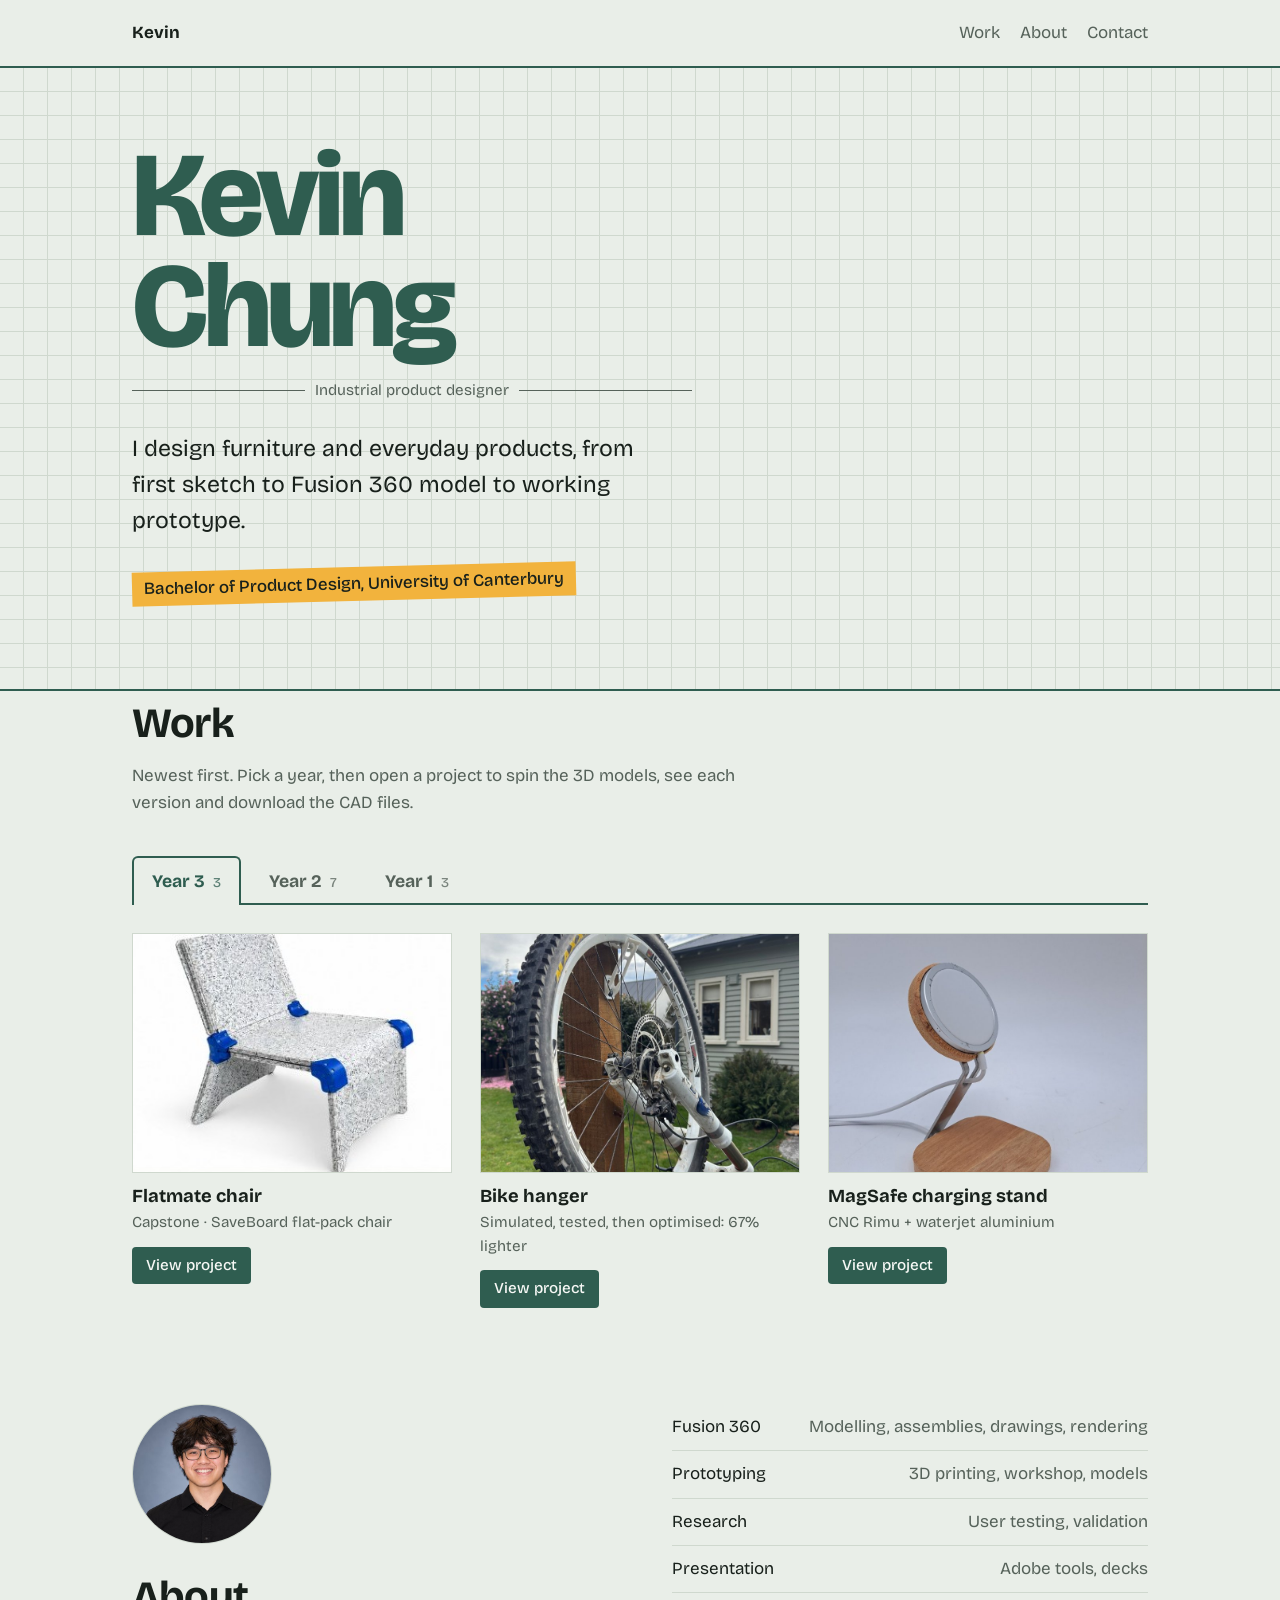
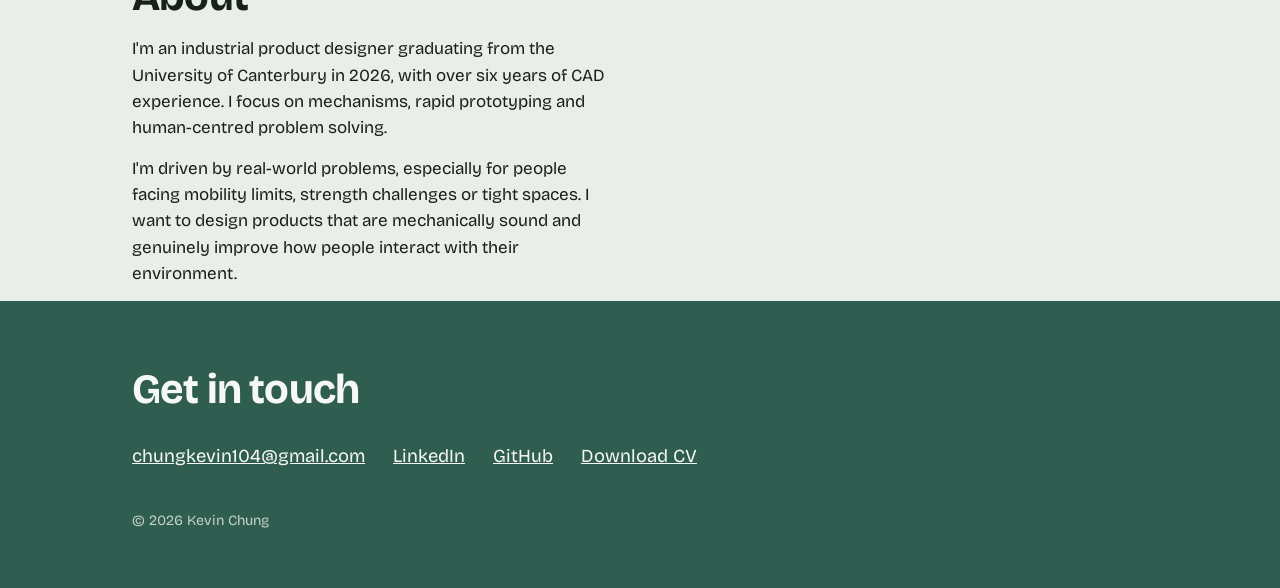
<file: index.html>
<!doctype html>
<html lang="en">
<head>
<meta charset="utf-8">
<meta name="viewport" content="width=device-width, initial-scale=1">
<title>Kevin — Product Design</title>
<meta name="description" content="Product design portfolio: furniture, prototyping and CAD work in Fusion 360.">
<link rel="preconnect" href="https://fonts.googleapis.com">
<link rel="preconnect" href="https://fonts.gstatic.com" crossorigin>
<link href="https://fonts.googleapis.com/css2?family=Bricolage+Grotesque:opsz,wght@12..96,400;12..96,500;12..96,700;12..96,800&display=swap" rel="stylesheet">
<style>
  :root {
    --mat: #e9eee8;        /* cutting-mat paper */
    --grid: #cfd8ce;       /* grid lines */
    --ink: #18201b;        /* text */
    --muted: #56625a;      /* secondary text */
    --green: #2f5d50;      /* cutting-mat green */
    --tape: #f2b33d;       /* masking-tape yellow */
    --surface: #f6f8f5;
  }
  @media (prefers-color-scheme: dark) {
    :root:not([data-theme="light"]) {
      --mat: #141a16; --grid: #253029; --ink: #e8eee8; --muted: #9aa89f;
      --green: #7fb8a5; --tape: #f2b33d; --surface: #1b231e;
    }
  }
  * { box-sizing: border-box; }
  html { scroll-behavior: smooth; }
  @media (prefers-reduced-motion: reduce) { html { scroll-behavior: auto; } }
  body {
    margin: 0; background: var(--mat); color: var(--ink);
    font-family: "Bricolage Grotesque", system-ui, sans-serif;
    font-size: 1.0625rem; line-height: 1.55;
  }
  a { color: inherit; }
  a:focus-visible { outline: 3px solid var(--tape); outline-offset: 3px; border-radius: 2px; }
  .wrap { max-width: 1080px; margin: 0 auto; padding: 0 16px; }
  @media (min-width: 700px) { .wrap { padding: 0 32px; } }

  /* Nav */
  nav { display: flex; justify-content: space-between; align-items: center; padding: 20px 0; }
  nav .name { font-weight: 700; text-decoration: none; }
  nav ul { list-style: none; display: flex; gap: 20px; margin: 0; padding: 0; }
  nav ul a { text-decoration: none; color: var(--muted); }
  nav ul a:hover { color: var(--ink); }

  /* Hero: the cutting mat */
  .hero {
    position: relative; padding: 72px 0 88px;
    background-image:
      linear-gradient(var(--grid) 1px, transparent 1px),
      linear-gradient(90deg, var(--grid) 1px, transparent 1px);
    background-size: 24px 24px;
    background-position: -1px -1px;
    border-block: 2px solid var(--green);
  }
  .hero h1 {
    font-size: clamp(3rem, 11vw, 7.5rem); font-weight: 800;
    line-height: .92; letter-spacing: -0.035em; margin: 0;
    color: var(--green);
  }
  .dim {
    display: flex; align-items: center; gap: 10px; margin: 18px 0 28px;
    color: var(--muted); font-size: .95rem; max-width: 560px;
  }
  .dim::before, .dim::after { content: ""; flex: 1; height: 1px; background: var(--muted); }
  .dim span { white-space: nowrap; }
  .hero p.lede { font-size: clamp(1.15rem, 2.4vw, 1.45rem); max-width: 34ch; margin: 0; }
  .tape {
    display: inline-block; background: var(--tape); color: #18201b;
    padding: 4px 12px; transform: rotate(-1.5deg); font-weight: 500;
    margin-top: 28px;
  }

  /* Projects */
  main > section { padding: 72px 0; }
  #about { padding-top: 96px; }
  h2 { font-size: clamp(1.8rem, 4vw, 2.6rem); letter-spacing: -0.02em; margin: 0 0 8px; }
  .intro { color: var(--muted); margin: 0 0 40px; max-width: 60ch; }
  .project {
    display: grid; gap: 24px; padding: 40px 0;
    border-top: 1px solid var(--grid);
  }
  @media (min-width: 760px) {
    .project { grid-template-columns: 1.3fr 1fr; gap: 48px; align-items: center; }
    .project:nth-child(even) .shot { order: 2; }
  }
  .shot {
    aspect-ratio: 4 / 3; border: 2px dashed var(--muted);
    display: grid; place-items: center; text-align: center;
    color: var(--muted); font-size: .95rem; padding: 16px;
    background: repeating-linear-gradient(45deg, transparent 0 10px, color-mix(in srgb, var(--grid) 55%, transparent) 10px 11px);
  }
  .shot img { width: 100%; height: 100%; object-fit: cover; display: block; }
  .shot.has-img { padding: 0; border: 1px solid var(--grid); background: none; display: block; }
  .card h4 a { text-decoration: none; }
  .card h4 a:hover { text-decoration: underline; }
  .project h3 { font-size: 1.6rem; margin: 0 0 6px; letter-spacing: -0.01em; }
  .meta { color: var(--muted); margin: 0 0 14px; font-size: .95rem; }
  .project p { margin: 0 0 18px; max-width: 48ch; }
  .tags { display: flex; flex-wrap: wrap; gap: 8px; margin: 0 0 22px; padding: 0; list-style: none; }
  .tags li { border: 1px solid var(--green); color: var(--green); padding: 2px 10px; border-radius: 999px; font-size: .875rem; }
  .btn {
    display: inline-block; text-decoration: none; font-weight: 500;
    background: var(--green); color: var(--surface); padding: 10px 18px; border-radius: 4px;
  }
  .btn:hover { filter: brightness(1.1); }

  /* Project grid */
  .year { font-size: 1.25rem; margin: 48px 0 16px; padding-top: 16px; border-top: 2px solid var(--green); color: var(--green); }
  .grid { display: grid; gap: 28px; grid-template-columns: repeat(auto-fill, minmax(240px, 1fr)); }
  .card .shot { aspect-ratio: 4 / 3; }
  .card-body { padding: 12px 0 0; }
  .tabs { display: flex; gap: 8px; flex-wrap: wrap; margin: 0 0 28px; border-bottom: 2px solid var(--green); }
  .tabs button {
    font: inherit; font-weight: 700; font-size: 1.1rem; cursor: pointer;
    background: none; color: var(--muted); border: 2px solid transparent; border-bottom: 0;
    padding: 10px 18px; margin-bottom: -2px; border-radius: 6px 6px 0 0;
  }
  .tabs button span { font-weight: 500; font-size: .85rem; margin-left: 4px; opacity: .75; }
  .tabs button:hover { color: var(--ink); }
  .tabs button[aria-selected="true"] { color: var(--green); background: var(--mat); border-color: var(--green); }
  .tabs button:focus-visible { outline: 3px solid var(--tape); outline-offset: 2px; }
  .card .shot img { transition: transform .25s ease; }
  .card .shot { overflow: hidden; }
  .card:hover .shot img { transform: scale(1.03); }
  @media (prefers-reduced-motion: reduce) { .card .shot img { transition: none; } }
  .card h4 { margin: 0; font-size: 1.15rem; line-height: 1.3; }
  .note { margin: 2px 0 0; color: var(--muted); font-size: .95rem; }
  .soon { display: inline-block; margin-top: 10px; font-size: .85rem; background: var(--tape); color: #18201b; padding: 1px 8px; transform: rotate(-1deg); }
  .card .btn { margin-top: 12px; padding: 7px 14px; font-size: .95rem; }

  /* About + contact */
  .about { display: grid; gap: 32px; }
  @media (min-width: 760px) { .about { grid-template-columns: 1fr 1fr; gap: 64px; } }
  .about p { max-width: 52ch; margin: 0 0 14px; }
  .headshot { width: 140px; height: 140px; border-radius: 50%; object-fit: cover; display: block; margin: 0 0 20px; border: 1px solid var(--grid); }
  .skills { list-style: none; padding: 0; margin: 0; }
  .skills li { padding: 10px 0; border-bottom: 1px solid var(--grid); display: flex; justify-content: space-between; gap: 16px; }
  .skills li span:last-child { color: var(--muted); text-align: right; }
  footer { background: var(--green); color: var(--surface); padding: 56px 0; }
  footer h2 { color: var(--surface); }
  footer ul { list-style: none; padding: 0; margin: 20px 0 0; display: flex; flex-wrap: wrap; gap: 12px 28px; font-size: 1.15rem; }
  footer small { display: block; margin-top: 40px; opacity: .75; }
</style>
</head>
<body>

<header class="wrap">
  <nav aria-label="Main">
    <a class="name" href="#">Kevin</a>
    <ul>
      <li><a href="#work">Work</a></li>
      <li><a href="#about">About</a></li>
      <li><a href="#contact">Contact</a></li>
    </ul>
  </nav>
</header>

<div class="hero">
  <div class="wrap">
    <h1>Kevin<br>Chung</h1>
    <div class="dim" aria-hidden="true"><span>Industrial product designer</span></div>
    <p class="lede">I design furniture and everyday products, from first sketch to Fusion 360 model to working prototype.</p>
    <span class="tape">Bachelor of Product Design, University of Canterbury</span>
  </div>
</div>

<main>
  <section id="work" class="wrap">
    <h2>Work</h2>
    <p class="intro">Newest first. Pick a year, then open a project to spin the 3D models, see each version and download the CAD files.</p>

    <div class="tabs" role="tablist" aria-label="Projects by year">
      <button type="button" role="tab" id="tab-3" aria-controls="year-3" aria-selected="true">Year 3 <span>3</span></button>
      <button type="button" role="tab" id="tab-2" aria-controls="year-2" aria-selected="false" tabindex="-1">Year 2 <span>7</span></button>
      <button type="button" role="tab" id="tab-1" aria-controls="year-1" aria-selected="false" tabindex="-1">Year 1 <span>3</span></button>
    </div>
    <div class="panel" role="tabpanel" id="year-3" aria-labelledby="tab-3">
      <div class="grid">
      <article class="card">
        <a class="shot has-img" href="projects/flatmate/"><img src="projects/flatmate/images/card.jpg" alt="Flatmate chair 3D model" loading="lazy"></a>
        <div class="card-body">
          <h4><a href="projects/flatmate/">Flatmate chair</a></h4>
          <p class="note">Capstone · SaveBoard flat-pack chair</p>
          <a class="btn" href="projects/flatmate/">View project</a>
        </div>
      </article>
      <article class="card">
        <a class="shot has-img" href="projects/bike-hanger/"><img src="projects/bike-hanger/images/card.jpg" alt="Optimised 3D-printed bike hanger holding a mountain bike wheel" loading="lazy"></a>
        <div class="card-body">
          <h4><a href="projects/bike-hanger/">Bike hanger</a></h4>
          <p class="note">Simulated, tested, then optimised: 67% lighter</p>
          <a class="btn" href="projects/bike-hanger/">View project</a>
        </div>
      </article>
      <article class="card">
        <a class="shot has-img" href="projects/magsafe-charger/"><img src="projects/magsafe-charger/images/card.jpg" alt="Rimu and aluminium MagSafe charging stand" loading="lazy"></a>
        <div class="card-body">
          <h4><a href="projects/magsafe-charger/">MagSafe charging stand</a></h4>
          <p class="note">CNC Rimu + waterjet aluminium</p>
          <a class="btn" href="projects/magsafe-charger/">View project</a>
        </div>
      </article>
      </div>
    </div>
    <div class="panel" role="tabpanel" id="year-2" aria-labelledby="tab-2" hidden>
      <div class="grid">
      <article class="card">
        <a class="shot has-img" href="projects/bike-light/"><img src="projects/bike-light/images/card.jpg" alt="Aerostream teardrop bike light render" loading="lazy"></a>
        <div class="card-body">
          <h4><a href="projects/bike-light/">Aerostream bike light</a></h4>
          <p class="note">CFD + thermal simulation, 3 versions</p>
          <a class="btn" href="projects/bike-light/">View project</a>
        </div>
      </article>
      <article class="card">
        <a class="shot has-img" href="projects/shin-guards/"><img src="projects/shin-guards/images/card.jpg" alt="Recycled HDPE and EVA shin guard" loading="lazy"></a>
        <div class="card-body">
          <h4><a href="projects/shin-guards/">Re:Form shin guards</a></h4>
          <p class="note">Recycled EVA footwear + HDPE caps</p>
          <a class="btn" href="projects/shin-guards/">View project</a>
        </div>
      </article>
      <article class="card">
        <a class="shot has-img" href="projects/medfold/"><img src="projects/medfold/images/card.jpg" alt="MEDFOLD folding chair render" loading="lazy"></a>
        <div class="card-body">
          <h4><a href="projects/medfold/">MEDFOLD chair</a></h4>
          <p class="note">Folding chair for hospital rooms</p>
          <a class="btn" href="projects/medfold/">View project</a>
        </div>
      </article>
      <article class="card">
        <a class="shot has-img" href="projects/playground/"><img src="projects/playground/images/card.jpg" alt="Twizel Tubes playground puzzle render" loading="lazy"></a>
        <div class="card-body">
          <h4><a href="projects/playground/">Twizel Tubes playground</a></h4>
          <p class="note">Sliding pipe puzzle about hydro power</p>
          <a class="btn" href="projects/playground/">View project</a>
        </div>
      </article>
      <article class="card">
        <a class="shot has-img" href="projects/extrusion/"><img src="projects/extrusion/images/card.jpg" alt="Extruded clay modules assembled into a panel" loading="lazy"></a>
        <div class="card-body">
          <h4><a href="projects/extrusion/">Clay extrusion screen</a></h4>
          <p class="note">3D-printed die, tessellating module</p>
          <a class="btn" href="projects/extrusion/">View project</a>
        </div>
      </article>
      <article class="card">
        <a class="shot has-img" href="projects/glasses-case/"><img src="projects/glasses-case/images/card.jpg" alt="Clear acrylic telescopic glasses case render" loading="lazy"></a>
        <div class="card-body">
          <h4><a href="projects/glasses-case/">Glasses case</a></h4>
          <p class="note">Laser-cut and line-bent acrylic</p>
          <a class="btn" href="projects/glasses-case/">View project</a>
        </div>
      </article>
      <article class="card">
        <a class="shot has-img" href="projects/desk-organiser/"><img src="projects/desk-organiser/images/card.jpg" alt="Blue rotating cup desk organiser render" loading="lazy"></a>
        <div class="card-body">
          <h4><a href="projects/desk-organiser/">Modular desk organiser</a></h4>
          <p class="note">Designed for injection moulding</p>
          <a class="btn" href="projects/desk-organiser/">View project</a>
        </div>
      </article>
      </div>
    </div>
    <div class="panel" role="tabpanel" id="year-1" aria-labelledby="tab-1" hidden>
      <div class="grid">
      <article class="card">
        <a class="shot has-img" href="projects/bottomsup/"><img src="projects/bottomsup/images/card.jpg" alt="BottomsUp bottom-filling water dispenser prototype" loading="lazy"></a>
        <div class="card-body">
          <h4><a href="projects/bottomsup/">BottomsUp</a></h4>
          <p class="note">Bottom-filling water dispenser for low vision</p>
          <a class="btn" href="projects/bottomsup/">View project</a>
        </div>
      </article>
      <article class="card">
        <a class="shot has-img" href="projects/glasses/#glasses"><img src="projects/glasses/images/card-glasses.jpg" alt="Parametric sunglasses 3D model" loading="lazy"></a>
        <div class="card-body">
          <h4><a href="projects/glasses/#glasses">Sunglasses</a></h4>
          <p class="note">Fully parametric in Fusion 360</p>
          <a class="btn" href="projects/glasses/#glasses">View project</a>
        </div>
      </article>
      <article class="card">
        <a class="shot has-img" href="projects/glasses/#stand"><img src="projects/glasses/images/card-stand.jpg" alt="Slot-together flat glasses stand" loading="lazy"></a>
        <div class="card-body">
          <h4><a href="projects/glasses/#stand">Glasses stand</a></h4>
          <p class="note">Two flat profiles that slot together</p>
          <a class="btn" href="projects/glasses/#stand">View project</a>
        </div>
      </article>
      </div>
    </div>
  </section>

  <section id="about" class="wrap">
    <div class="about">
      <div>
        <img class="headshot" src="img/kevin.jpg" alt="Kevin Chung" width="140" height="140" loading="lazy">
        <h2>About</h2>
        <p>I'm an industrial product designer graduating from the University of Canterbury in 2026, with over six years of CAD experience. I focus on mechanisms, rapid prototyping and human-centred problem solving.</p>
        <p>I'm driven by real-world problems, especially for people facing mobility limits, strength challenges or tight spaces. I want to design products that are mechanically sound and genuinely improve how people interact with their environment.</p>
      </div>
      <ul class="skills" aria-label="Skills">
        <li><span>Fusion 360</span><span>Modelling, assemblies, drawings, rendering</span></li>
        <li><span>Prototyping</span><span>3D printing, workshop, models</span></li>
        <li><span>Research</span><span>User testing, validation</span></li>
        <li><span>Presentation</span><span>Adobe tools, decks</span></li>
      </ul>
    </div>
  </section>
</main>

<footer id="contact">
  <div class="wrap">
    <h2>Get in touch</h2>
    <ul>
      <li><a href="mailto:chungkevin104@gmail.com">chungkevin104@gmail.com</a></li>
      <li><a href="https://www.linkedin.com/in/kevin-chung104">LinkedIn</a></li>
      <li><a href="https://github.com/kevinchungfusion">GitHub</a></li>
      <li><a href="cv.pdf">Download CV</a></li>
    </ul>
    <small>© 2026 Kevin Chung</small>
  </div>
</footer>

<script>
  const tabs = [...document.querySelectorAll('[role="tab"]')];
  function show(tab, focus) {
    tabs.forEach(t => {
      const on = t === tab;
      t.setAttribute('aria-selected', on);
      t.tabIndex = on ? 0 : -1;
      document.getElementById(t.getAttribute('aria-controls')).hidden = !on;
    });
    if (focus) tab.focus();
  }
  tabs.forEach((t, i) => {
    t.addEventListener('click', () => { show(t); history.replaceState(null, '', '#' + t.getAttribute('aria-controls')); });
    t.addEventListener('keydown', e => {
      const d = e.key === 'ArrowRight' ? 1 : e.key === 'ArrowLeft' ? -1 : 0;
      if (d) { const n = tabs[(i + d + tabs.length) % tabs.length]; show(n, true); history.replaceState(null, '', '#' + n.getAttribute('aria-controls')); }
    });
  });
  const fromHash = tabs.find(t => '#' + t.getAttribute('aria-controls') === location.hash);
  if (fromHash) { show(fromHash); document.getElementById('work').scrollIntoView(); }
</script>

</body>
</html>
</file>
